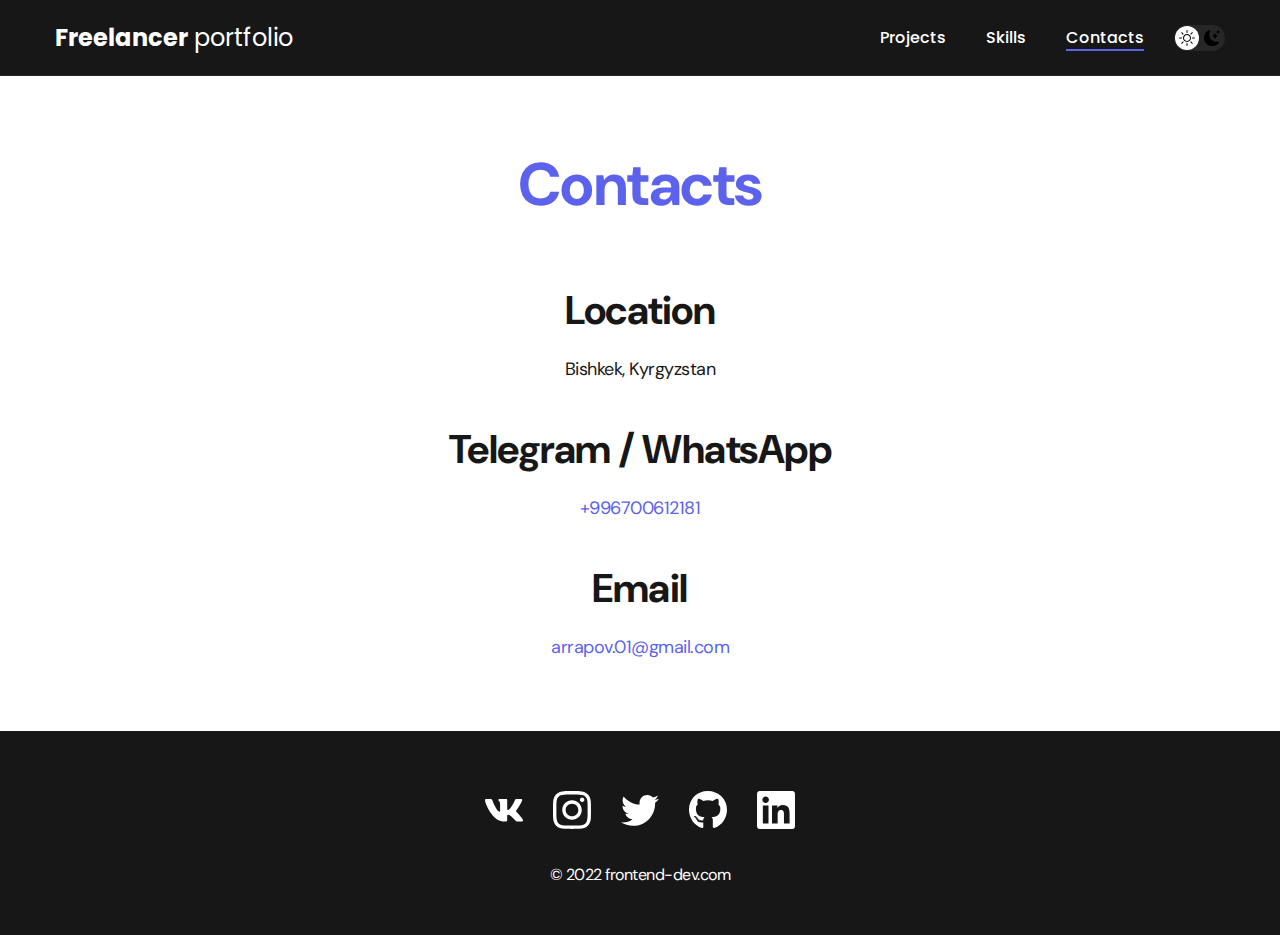
<file: contacts.html>
<!DOCTYPE html>
<html lang="en">
  <head>
    <meta charset="UTF-8" />
    <meta http-equiv="X-UA-Compatible" content="IE=edge" />
    <meta name="viewport" content="width=device-width, initial-scale=1.0" />
    <title>Freelancer Portfolio</title>
    <link rel="stylesheet" href="./css/main.css" />
  </head>
  <body>
    <nav class="nav">
      <div class="container">
        <div class="nav-row">
          <a href="./index.html" class="logo"
            ><strong>Freelancer</strong> portfolio</a
          >

          <button class="dark-node-btn">
            <img
              src="./img/icons/Sun.svg"
              alt="Light mood"
              class="dark-node-btn__icon"
            />
            <img
              src="./img/icons/Moon.svg"
              alt="Dark mood"
              class="dark-node-btn__icon"
            />
          </button>
          <ul class="nav-list">
            <li class="nav-list__item">
              <a href="./index.html" class="nav-list__link">Projects</a>
            </li>
            <li class="nav-list__item">
              <a href="./skills.html" class="nav-list__link">Skills</a>
            </li>
            <li class="nav-list__item">
              <a
                href="./contacts.html"
                class="nav-list__link nav-list__link--active"
                >Contacts</a
              >
            </li>
          </ul>
        </div>
      </div>
    </nav>

    <main class="section">
      <div class="container">
        <h1 class="title-1">Contacts</h1>
        <ul class="content-list">
          <li class="content-list__item">
            <h2 class="title-2">Location</h2>
            <p>Bishkek, Kyrgyzstan</p>
          </li>
          <li class="content-list__item">
            <h2 class="title-2">Telegram / WhatsApp</h2>
            <p><a href="tel: +996700612181">+996700612181</a></p>
          </li>
          <li class="content-list__item">
            <h2 class="title-2">Email</h2>
            <p><a href="email:arrapov.01@gmail.com">arrapov.01@gmail.com</a></p>
          </li>
        </ul>
      </div>
    </main>

    <footer class="footer">
      <div class="container">
        <div class="footer__wrapper">
          <ul class="social">
            <li class="social__item">
              <a href="#!"><img src="./img/icons/vk.svg" alt="" /></a>
            </li>
            <li class="social__item">
              <a href="#!"><img src="./img/icons/instagram.svg" alt="" /></a>
            </li>
            <li class="social__item">
              <a href="#!"><img src="./img/icons/twitter.svg" alt="" /></a>
            </li>
            <li class="social__item">
              <a href="#!"><img src="./img/icons/gitHub.svg" alt="" /></a>
            </li>
            <li class="social__item">
              <a href="#!"><img src="./img/icons/linkedIn.svg" alt="" /></a>
            </li>
          </ul>
          <div class="copyright">
            <p>© 2022 frontend-dev.com</p>
          </div>
        </div>
      </div>
    </footer>

    <script src="./js/main.js"></script>
  </body>
</html>
</file>
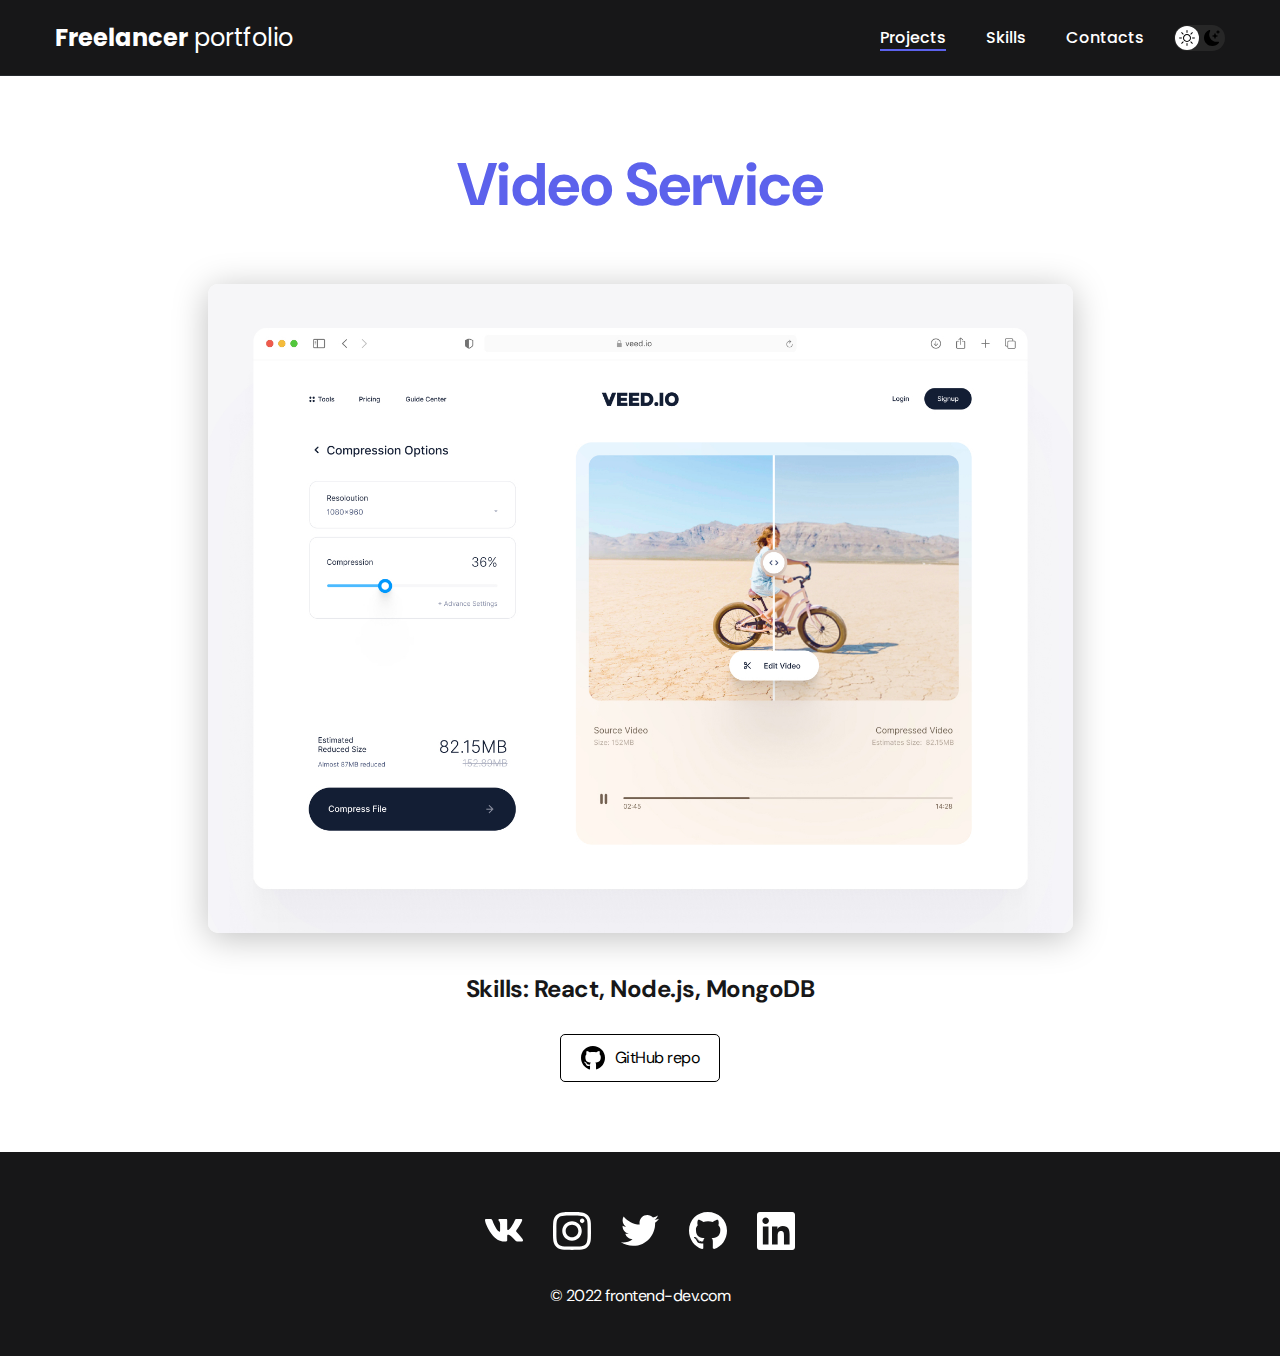
<file: project-page.html>
<!DOCTYPE html>
<html lang="en">
  <head>
    <meta charset="UTF-8" />
    <meta http-equiv="X-UA-Compatible" content="IE=edge" />
    <meta name="viewport" content="width=device-width, initial-scale=1.0" />
    <title>Freelancer Portfolio</title>
    <link rel="stylesheet" href="./css/main.css" />
  </head>
  <body>
    <nav class="nav">
      <div class="container">
        <div class="nav-row">
          <a href="./index.html" class="logo"
            ><strong>Freelancer</strong> portfolio</a

          >
          <button class="dark-node-btn">
            <img src="./img/icons/Sun.svg" alt="Light mood" class="dark-node-btn__icon">
            <img src="./img/icons/Moon.svg" alt="Dark mood" class="dark-node-btn__icon">
          </button>
          <ul class="nav-list">
            <li class="nav-list__item">
              <a
                href="./index.html"
                class="nav-list__link nav-list__link--active"
                >Projects</a
              >
            </li>
            <li class="nav-list__item">
              <a href="./skills.html" class="nav-list__link">Skills</a>
            </li>
            <li class="nav-list__item">
              <a href="./contacts.html" class="nav-list__link">Contacts</a>
            </li>
          </ul>
        </div>
      </div>
    </nav>

    <main class="section">
      <div class="container">
        <h1 class="title-1">Video Service</h1>
        <div class="project-details">
           <img src="./img/projects/02-big.jpg" alt="" class="project-details__cover">
           <div class="project-details__desc">
            <p>Skills: React, Node.js, MongoDB</p>
           </div>
           <a href="#!" class="btn-outline">
            <img src="./img/icons/gitHub-black.svg" alt="">
            GitHub repo 
           </a>
        </div>
      </div>
    </main>

    <footer class="footer">
      <div class="container">
        <div class="footer__wrapper">
          <ul class="social">
            <li class="social__item">
              <a href="#!"><img src="./img/icons/vk.svg" alt="" /></a>
            </li>
            <li class="social__item">
              <a href="#!"><img src="./img/icons/instagram.svg" alt="" /></a>
            </li>
            <li class="social__item">
              <a href="#!"><img src="./img/icons/twitter.svg" alt="" /></a>
            </li>
            <li class="social__item">
              <a href="#!"><img src="./img/icons/gitHub.svg" alt="" /></a>
            </li>
            <li class="social__item">
              <a href="#!"><img src="./img/icons/linkedIn.svg" alt="" /></a>
            </li>
          </ul>
          <div class="copyright">
            <p>© 2022 frontend-dev.com</p>
          </div>
        </div>
      </div>
    </footer>

    <script src="./js/main.js"></script>
  </body>
</html>
</file>
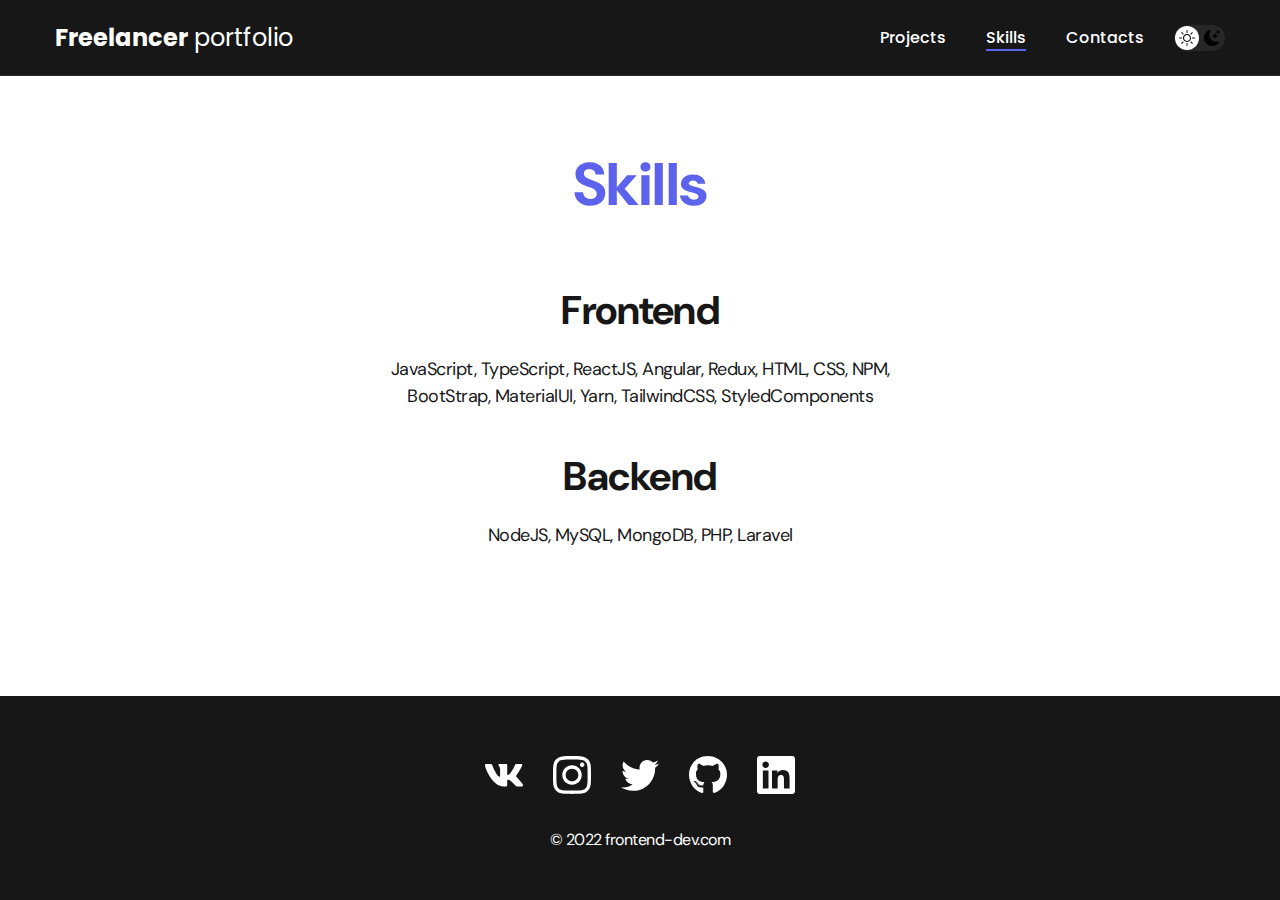
<file: skills.html>
<!DOCTYPE html>
<html lang="en">
  <head>
    <meta charset="UTF-8" />
    <meta http-equiv="X-UA-Compatible" content="IE=edge" />
    <meta name="viewport" content="width=device-width, initial-scale=1.0" />
    <title>Freelancer Portfolio</title>
    <link rel="stylesheet" href="./css/main.css" />
  </head>
  <body >
    <nav class="nav">
      <div class="container">
        <div class="nav-row">
          <a href="./index.html" class="logo"
            ><strong>Freelancer</strong> portfolio</a
          >
          <button class="dark-node-btn">
            <img src="./img/icons/Sun.svg" alt="Light mood" class="dark-node-btn__icon">
            <img src="./img/icons/Moon.svg" alt="Dark mood" class="dark-node-btn__icon">
          </button>
          <ul class="nav-list">
            <li class="nav-list__item">
              <a
                href="./index.html"
                class="nav-list__link "
                >Projects</a
              >
            </li>
            <li class="nav-list__item">
              <a href="./skills.html" class="nav-list__link nav-list__link--active">Skills</a>
            </li>
            <li class="nav-list__item">
              <a href="./contacts.html" class="nav-list__link">Contacts</a>
            </li>
          </ul>
        </div>
      </div>
    </nav>

    <main class="section">
      <div class="container">
        <h1 class="title-1">Skills</h1>
        <ul class="content-list">
          <li class="content-list__item">
            <h2 class="title-2">Frontend</h2>
            <p>
              JavaScript, TypeScript, ReactJS, Angular, Redux, HTML, CSS, NPM,
              BootStrap, MaterialUI, Yarn, TailwindCSS, StyledComponents
            </p>
          </li>
          <li class="content-list__item">
            <h2 class="title-2">Backend</h2>
            <p>NodeJS, MySQL, MongoDB, PHP, Laravel</p>
          </li>
        </ul>
      </div>
    </main>

    <footer class="footer">
      <div class="container">
        <div class="footer__wrapper">
          <ul class="social">
            <li class="social__item">
              <a href="#!"><img src="./img/icons/vk.svg" alt="" /></a>
            </li>
            <li class="social__item">
              <a href="#!"><img src="./img/icons/instagram.svg" alt="" /></a>
            </li>
            <li class="social__item">
              <a href="#!"><img src="./img/icons/twitter.svg" alt="" /></a>
            </li>
            <li class="social__item">
              <a href="#!"><img src="./img/icons/gitHub.svg" alt="" /></a>
            </li>
            <li class="social__item">
              <a href="#!"><img src="./img/icons/linkedIn.svg" alt="" /></a>
            </li>
          </ul>
          <div class="copyright">
            <p>© 2022 frontend-dev.com</p>
          </div>
        </div>
      </div>
    </footer>
    <script src="./js/main.js"></script>
  </body>
</html>
</file>
<file: css/main.css>
@import "./reset.css";
@import url("https://fonts.googleapis.com/css2?family=DM+Sans:wght@400;500;700&family=Poppins:wght@400;500;700&display=swap");

/*
font-family: 'DM Sans', sans-serif;
font-family: 'Poppins', sans-serif;
*/

/* * {
    border: 1px solid red;
} */

:root {
  --blackpure: #000;
  --black: #171718;
  --black-border: #26292d;
  --white: #fff;
  --purple: #5c62ec;

  --text-color: var(--black);

  --dark-bg: var(--black);
  --dark-border: var(--black-border);
  --header-text: var(--white);
  --accent: var(--purple);

  /* Light mode */
  --page-bg: var(--white);
  --text-color: var(--black);

  --title-1: var(--accent);

  --project-card-bg: var(--white);
  --project-card-text: var(--black);
  --box-shadow: 0px 5px 35px rgba(0, 0, 0, 0.25);
}

.dark {
  /* Dark mode */
  --page-bg: #252526;
  --text-color: var(--white);

  --title-1: var(--white);

  --project-card-bg: var(--black);
  --project-card-text: var(--white);
  --box-shadow: 0px 5px 35px rgba(0, 0, 0, 0.8);
}

html,
body {
  display: flex;
  flex-direction: column;
  min-height: 100vh;

  font-family: "DM Sans", sans-serif;
  letter-spacing: -0.5px;
  height: 100%;
  flex-direction: column;
  /* Light mode */
  background-color: var(--page-bg);
  color: var(--text-color);
}

/* General */

.container {
  margin: 0 auto;
  padding: 0 15px;
  max-width: 1200px;
}

.none {
  display: none !important;
}

.section {
  padding: 70px 0;
}

.title-1 {
  margin-bottom: 60px;

  font-size: 60px;
  font-weight: 700;
  line-height: 1.3;
  color: var(--title-1);
  text-align: center;
}

.title-2 {
  margin-bottom: 20px;

  font-size: 40px;
  font-weight: 700;
  line-height: 1.3;
}

/* Nav */

.nav {
  padding: 20px 0;
  border-bottom: 1px solid var(--dark-border);
  background-color: var(--dark-bg);
  color: var(--header-text);
  letter-spacing: normal;
}

.nav-row {
  display: flex;
  justify-content: flex-end;
  align-items: center;
  column-gap: 30px;
  row-gap: 20px;
  flex-wrap: wrap;
}

.logo {
  margin-right: auto;
  color: var(--header-text);
  font-size: 24px;
  font-family: "Poppins", sans-serif;
}

.logo strong {
  font-weight: 700;
}

.nav-list {
  display: flex;
  flex-wrap: wrap;
  row-gap: 10px;
  align-items: center;
  column-gap: 40px;
  font-size: 16px;
  font-weight: 500;
  font-family: "Poppins", sans-serif;
}

.nav-list__link {
  color: var(--header-text);
  transition: opacity 0.2s ease-in;
}

.nav-list__link:hover {
  opacity: 0.8;
}

.nav-list__link--active {
  position: relative;
}

.nav-list__link--active::before {
  content: "";

  position: absolute;
  left: 0;
  top: 100%;

  display: block;
  height: 2px;
  width: 100%;
  background-color: var(--accent);
}

/* Dark node button */

.dark-node-btn {
  position: relative;
  order: 9 ;
  width: 51px;
  height: 26px;
  border-radius: 50px;
  background-color: #272727;
  padding: 5px;
  display: flex;
  justify-content: space-between;
}
.dark-node-btn::before {
  position: absolute;
  top: 1px;
  left: 1px;
  content: "";
  display: block;
  width: 24px;
  height: 24px;
  border-radius: 50%;
  background-color: white;
  transition:  left 0.2s ease-in;
}
.dark-node-btn--active::before {
 
  left: 26px;
}
.dark-node-btn__icon {
  position: relative;
  z-index: 9;
}

/* Header */

.header {
  padding: 40px 0;
  min-height: 695px;

  display: flex;
  justify-content: center;
  align-items: center;

  background-color: var(--dark-bg);
  background-image: url("../headerBg.png");
  background-repeat: no-repeat;
  background-size: auto;
  background-position: center center;

  color: var(--header-text);
  text-align: center;
}

.header__wrapper {
  padding: 0 15px;
  max-width: 660px;
}

.header__title {
  margin-bottom: 20px;
  font-size: 40px;
  font-weight: 700;
  line-height: 1.4;
}

.header__title strong {
  font-size: 60px;
  font-weight: 700;
}

.header__title em {
  font-style: normal;
  color: var(--accent);
}

.header__text {
  margin-bottom: 40px;
  font-size: 18px;
  line-height: 1.333;
}

.header__text p + p {
  margin-top: 0.5em;
}

/* Btn */

.btn {
  display: inline-block;
  height: 48px;
  padding: 12px 28px;

  border-radius: 5px;
  background-color: var(--accent);
  color: var(--white);
  letter-spacing: 0.15px;
  font-size: 16px;
  font-weight: 500;

  transition: opacity 0.2s ease-in;
}

.btn:hover {
  opacity: 0.8;
}

.btn:active {
  position: relative;
  top: 1px;
}

/* Btn outline */
.btn-outline {
  height: 48px;
  border-radius: 5px;
  padding: 12px 20px;
  color: var(--blackpure);
  border: 1px solid #000;
  display: flex;
  column-gap: 10px;
  align-items: center;
  transition: opacity 0.2s ease-in;
}
.btn-outline:hover {
  opacity: 0.8;
  color: violet;
}

.btn-outline:active {
  position: relative;
  top: 1px;
}

/* Projects  */

.projects {
  display: flex;
  justify-content: center;
  flex-wrap: wrap;
  column-gap: 30px;
  row-gap: 30px;
}

.project {
  max-width: 370px;
  background-color: var(--project-card-bg);
  box-shadow: var(--box-shadow);
  border-radius: 10px;
}
.project_img {
  border-radius: 10px;
}
.project__title {
  padding: 15px 20px 25px;
  font-weight: 700;
  font-size: 24px;
  line-height: 1.3;
  color: var(--project-card-text);
}

/* Project details */
.project-details {
  margin: 0 auto;
  max-width: 865px;
  display: flex;
  flex-direction: column;
  align-items: center;
  text-align: center;
}

.project-details__cover {
  max-width: 100%;
  margin-bottom: 40px;

  box-shadow: 0px 5px 35px rgba(0, 0, 0, 0.25);
  border-radius: 10px;
}

.project-details__desc {
  font-weight: 700;
  font-size: 24px;
  line-height: 1.3;
  margin-bottom: 30px;
}

/* Content list  */

.content-list {
  max-width: 570px;
  display: flex;
  flex-direction: column;
  align-items: center;
  text-align: center;
  row-gap: 40px;
  margin: 0 auto;
}

.content-list a {
  color: var(--accent);
}
.content-list__item {
  font-size: 18px;
  line-height: 1.5;
}
.content-list__item p {
  margin-top: 0.5em;
}

/* Footer */

.footer {
  margin-top: auto;
  padding: 60px 0 50px;
  background-color: var(--dark-bg);
  color: var(--header-text);
}

.footer__wrapper {
  display: flex;
  align-items: center;
  flex-direction: column;
  row-gap: 27px;
}
.social {
  display: flex;
  column-gap: 30px;
  align-items: center;
}
.social__item {
  font-size: 16px;
}
.copyright {
  margin-top: 0.5em;
}

@media (max-width: 620px) {
  /* Header */
  .header {
    min-height: unset;
  }
  .header__title {
    font-size: 30px;
  }
  .header__title strong {
    font-size: 40px;
  }
  /* Nav */

  .nav-row {
    justify-content: space-between;
  }
  .dark-node-btn {
    order: 0;
  }
  /* General */
  .section {
    padding: 40px 0;
  }
  .title-1 {
    margin-bottom: 30px;
    font-size: 40px;
  }

  .title-2 {
    margin-bottom: 10px;
    font-size: 20px;
  }

  /* Projects */

  .project__title {
    font-size: 22px;
  }

  /* Project Page */
  .project-details__desc {
    margin-bottom: 20px;
    font-size: 22px;
  }

  /* Footer */
  .footer {
    padding: 40px 0;
  }

  /* Socail */
  .social__item {
    width: 28px;
  }
  .social {
    column-gap: 20px;
  }
  .footer__wrapper {
    row-gap: 20px;
  }
  /* Content */
  .content-list {
    row-gap: 20px;
  }
  .content-list__item {
    font-size: 16px;
  }
}
</file>
